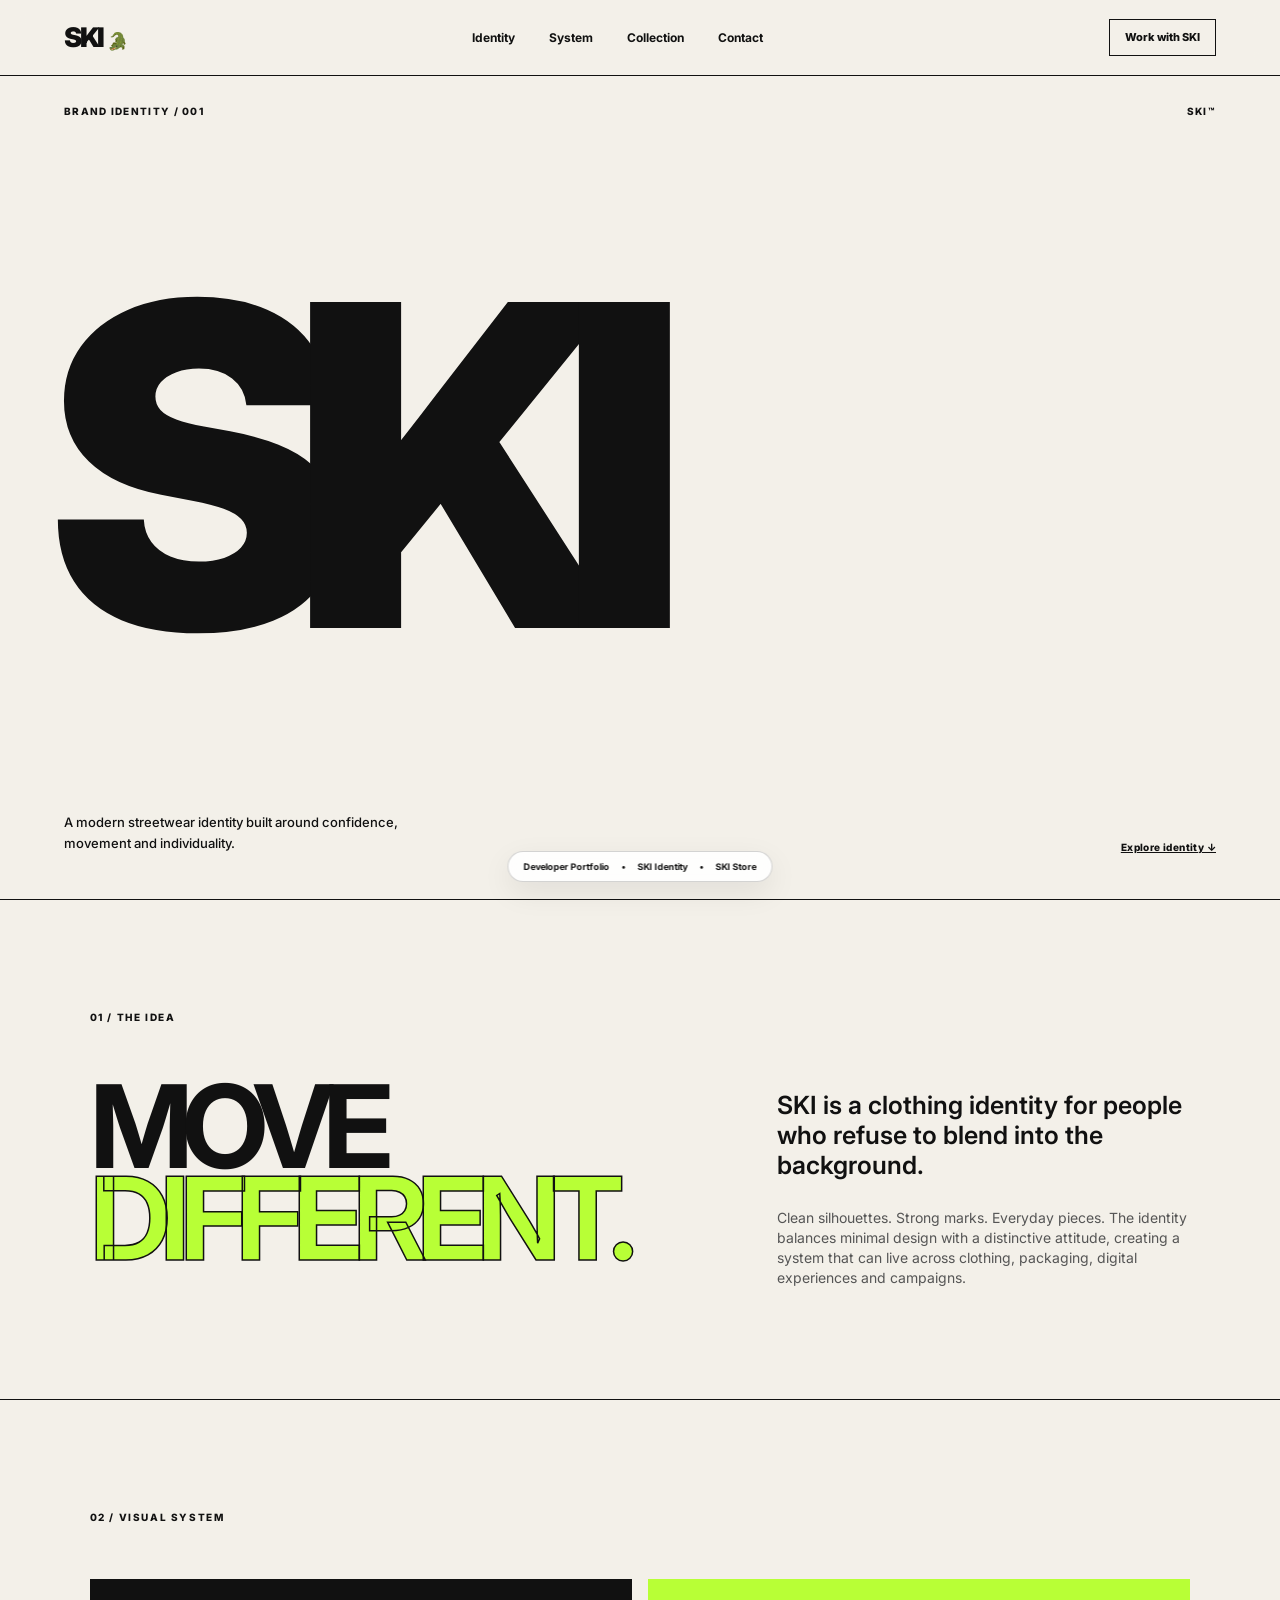
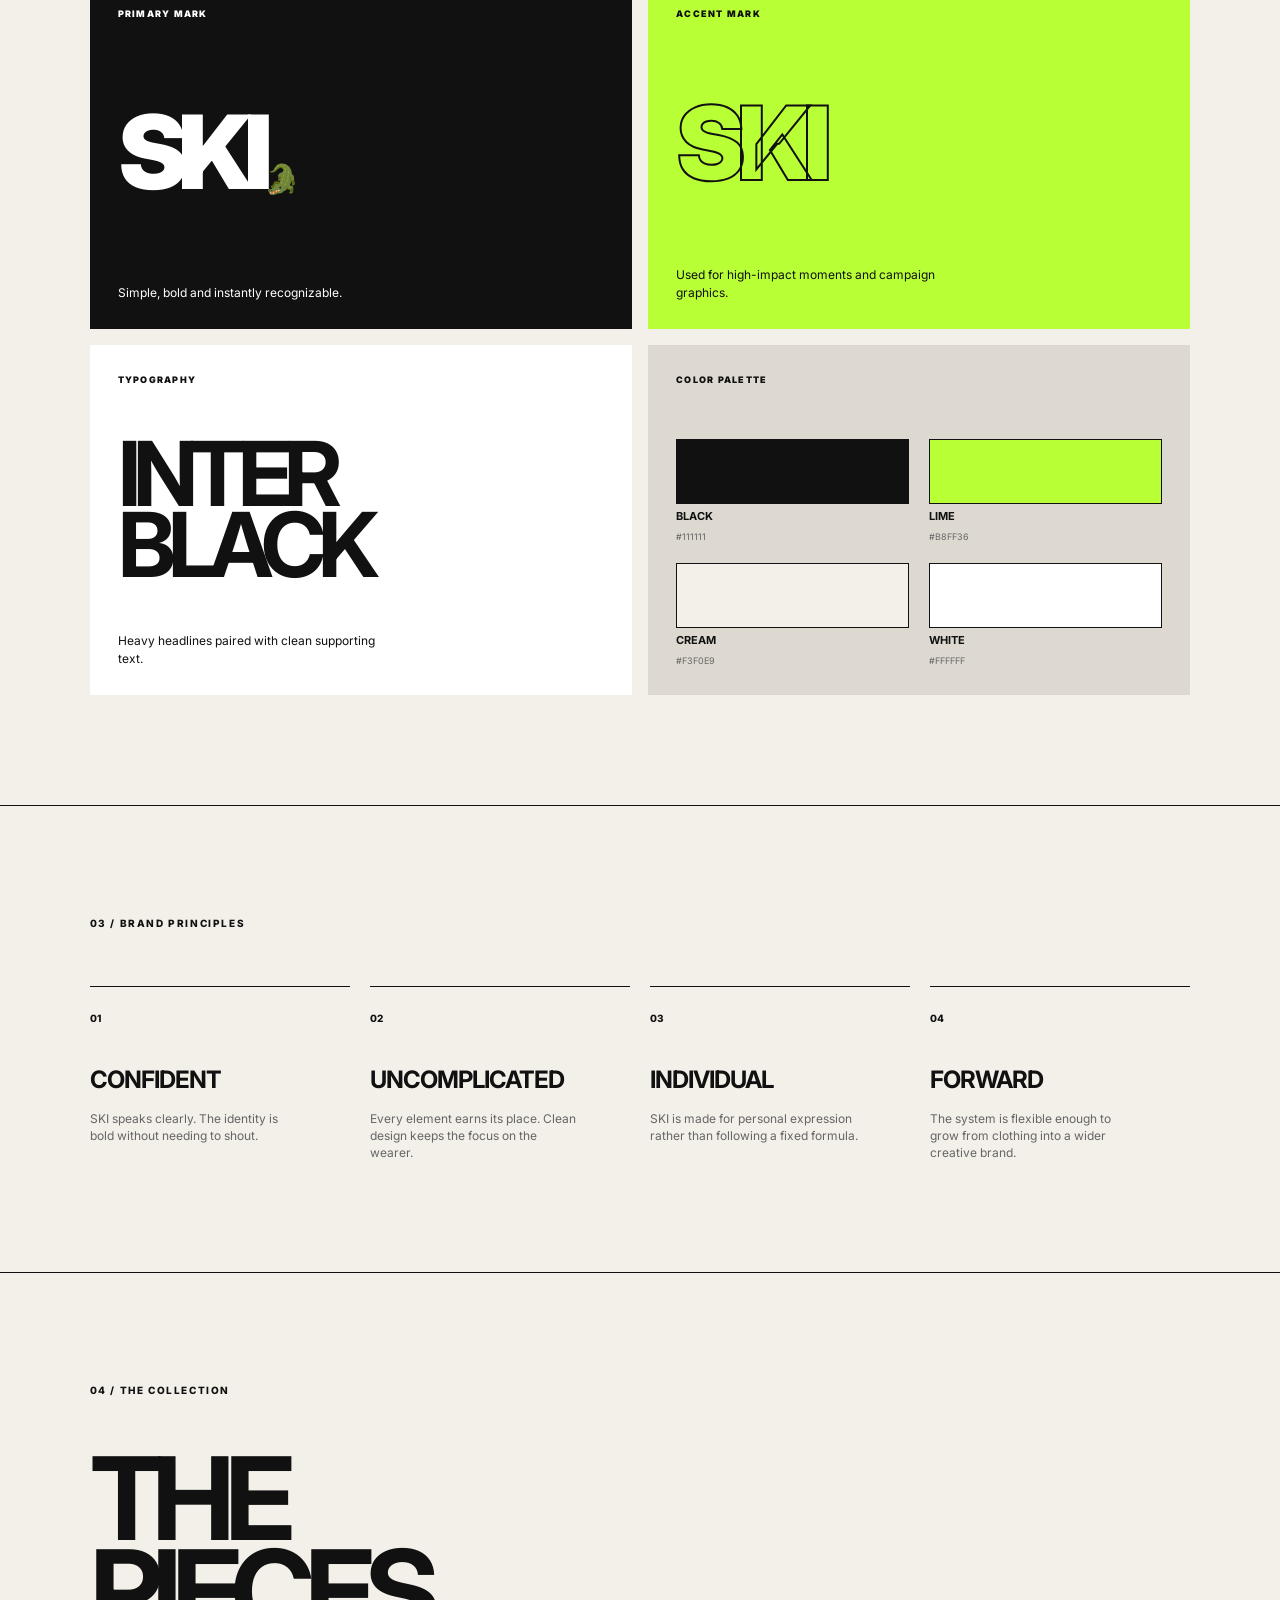
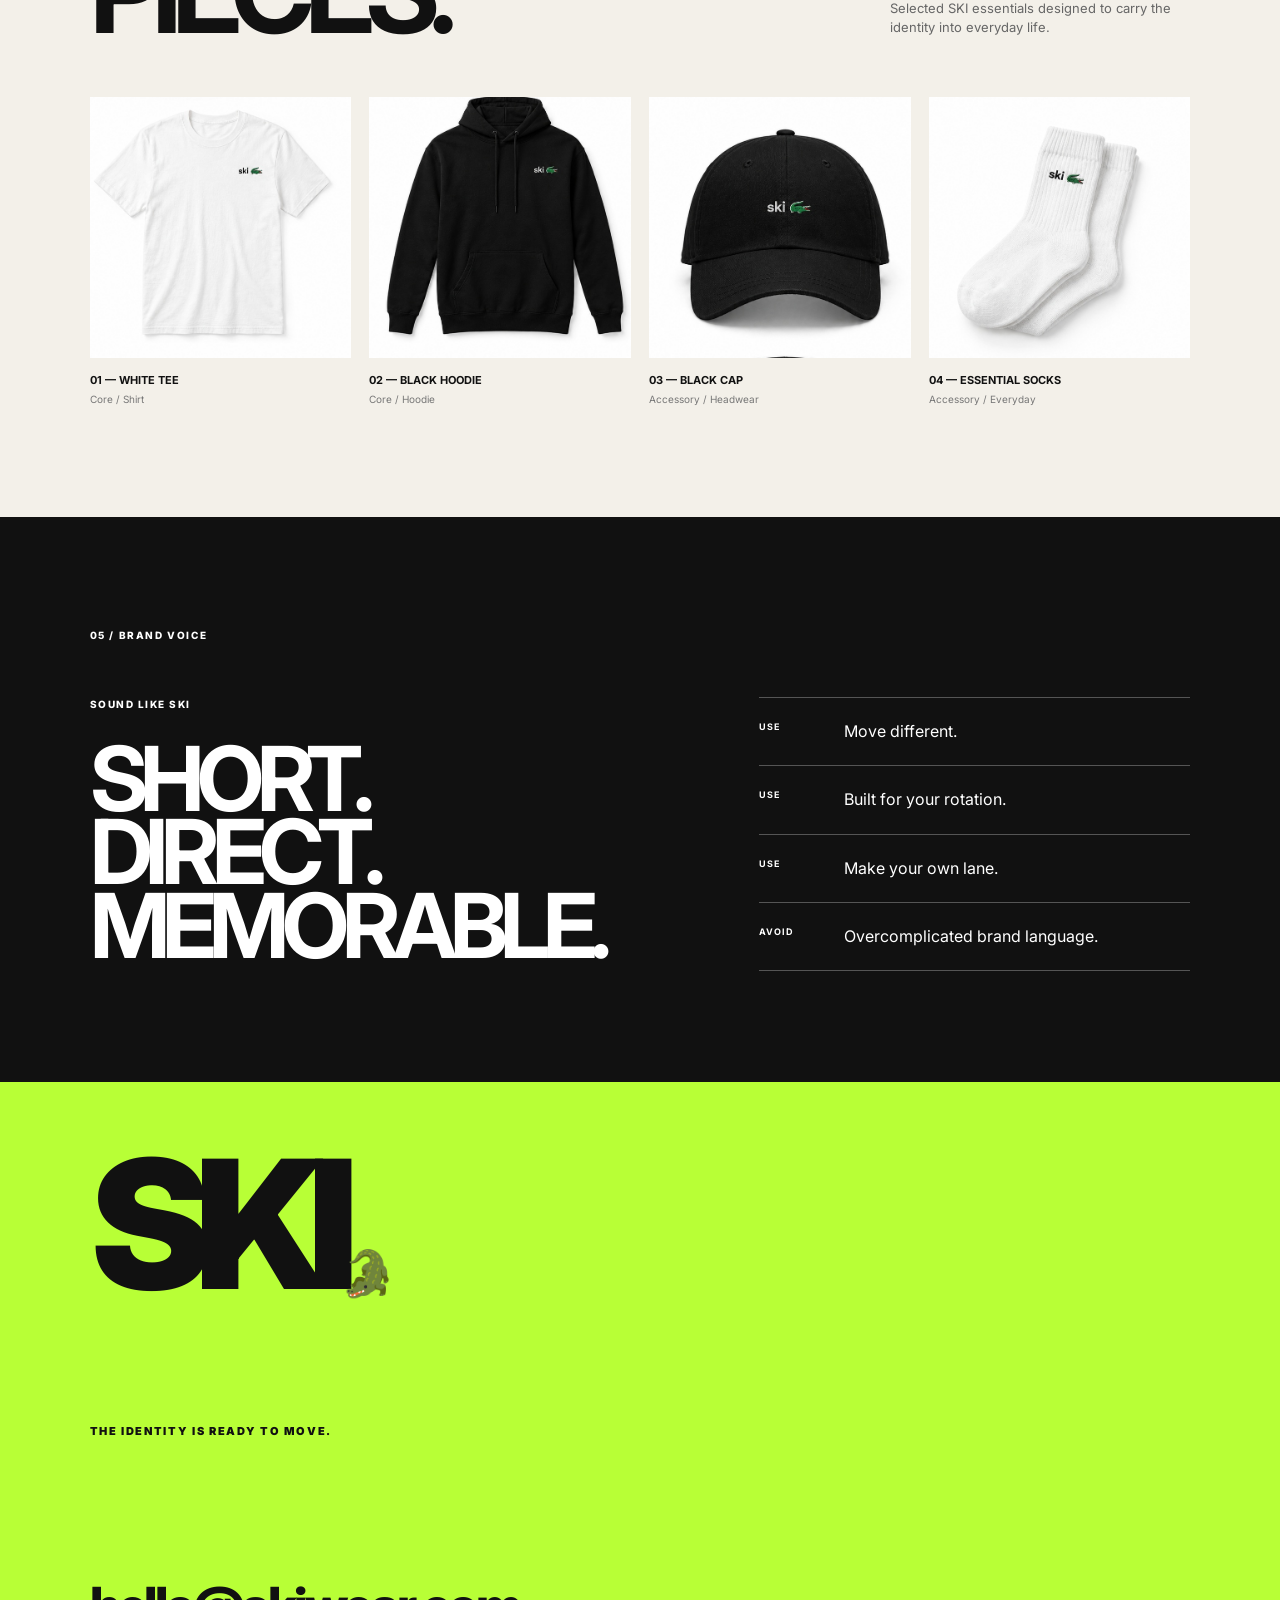
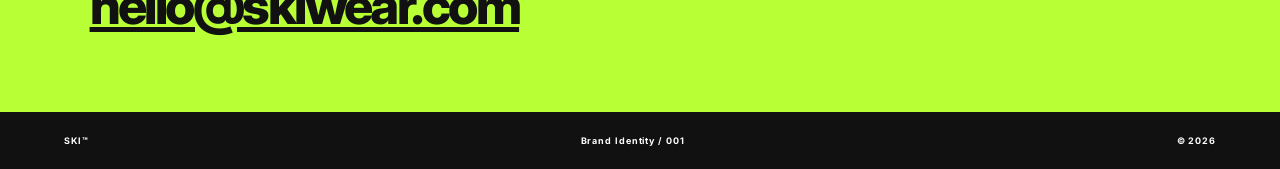
<file: index.html>
<!DOCTYPE html>
<html lang="en">
<head>
<meta charset="UTF-8">
<meta name="viewport" content="width=device-width, initial-scale=1.0">
<title>SKI — Brand Identity</title>
<link rel="preconnect" href="https://fonts.googleapis.com">
<link rel="preconnect" href="https://fonts.gstatic.com" crossorigin>
<link href="https://fonts.googleapis.com/css2?family=Inter:wght@400;500;600;700;800;900&display=swap" rel="stylesheet">
<link rel="stylesheet" href="styles.css">
</head>
<body>

<div class="ecosystem">
  <a href="/">Developer Portfolio</a>
  <span>•</span>
  <a href="/ski-identity/">SKI Identity</a>
  <span>•</span>
  <a href="/ski-store/">SKI Store</a>
</div>


<header class="nav">
  <a class="brand" href="#top">SKI<span>🐊</span></a>
  <nav>
    <a href="#identity">Identity</a>
    <a href="#system">System</a>
    <a href="#collection">Collection</a>
    <a href="#contact">Contact</a>
  </nav>
  <a class="nav-cta" href="#contact">Work with SKI</a>
</header>

<main id="top">

<section class="hero">
  <div class="hero-top">
    <span>BRAND IDENTITY / 001</span>
    <span>SKI™</span>
  </div>
  <div class="hero-word">SKI</div>
  <div class="hero-bottom">
    <p>A modern streetwear identity built around confidence, movement and individuality.</p>
    <a href="#identity">Explore identity ↓</a>
  </div>
</section>

<section class="statement" id="identity">
  <div class="section-number">01 / THE IDEA</div>
  <div class="statement-grid">
    <h2>MOVE<br><em>DIFFERENT.</em></h2>
    <div>
      <p class="large">SKI is a clothing identity for people who refuse to blend into the background.</p>
      <p>Clean silhouettes. Strong marks. Everyday pieces. The identity balances minimal design with a distinctive attitude, creating a system that can live across clothing, packaging, digital experiences and campaigns.</p>
    </div>
  </div>
</section>

<section class="identity-system" id="system">
  <div class="section-number">02 / VISUAL SYSTEM</div>
  <div class="system-grid">
    <div class="system-card dark">
      <span>PRIMARY MARK</span>
      <div class="mark">SKI<span>🐊</span></div>
      <p>Simple, bold and instantly recognizable.</p>
    </div>
    <div class="system-card lime">
      <span>ACCENT MARK</span>
      <div class="mark outline">SKI</div>
      <p>Used for high-impact moments and campaign graphics.</p>
    </div>
    <div class="system-card type-card">
      <span>TYPOGRAPHY</span>
      <strong>INTER<br>BLACK</strong>
      <p>Heavy headlines paired with clean supporting text.</p>
    </div>
    <div class="system-card palette-card">
      <span>COLOR PALETTE</span>
      <div class="palette">
        <div><i class="black"></i><b>BLACK</b><small>#111111</small></div>
        <div><i class="lime"></i><b>LIME</b><small>#B8FF36</small></div>
        <div><i class="cream"></i><b>CREAM</b><small>#F3F0E9</small></div>
        <div><i class="white"></i><b>WHITE</b><small>#FFFFFF</small></div>
      </div>
    </div>
  </div>
</section>

<section class="principles">
  <div class="section-number">03 / BRAND PRINCIPLES</div>
  <div class="principles-grid">
    <article><span>01</span><h3>CONFIDENT</h3><p>SKI speaks clearly. The identity is bold without needing to shout.</p></article>
    <article><span>02</span><h3>UNCOMPLICATED</h3><p>Every element earns its place. Clean design keeps the focus on the wearer.</p></article>
    <article><span>03</span><h3>INDIVIDUAL</h3><p>SKI is made for personal expression rather than following a fixed formula.</p></article>
    <article><span>04</span><h3>FORWARD</h3><p>The system is flexible enough to grow from clothing into a wider creative brand.</p></article>
  </div>
</section>

<section class="collection" id="collection">
  <div class="section-number">04 / THE COLLECTION</div>
  <div class="collection-head">
    <h2>THE<br>PIECES.</h2>
    <p>Selected SKI essentials designed to carry the identity into everyday life.</p>
  </div>
  <div class="products">
    <article><div class="product-photo"><img src="ski-shirt.jpg" alt="SKI white shirt"></div><h3>01 — WHITE TEE</h3><p>Core / Shirt</p></article>
    <article><div class="product-photo"><img src="ski-hoodie.jpg" alt="SKI black hoodie"></div><h3>02 — BLACK HOODIE</h3><p>Core / Hoodie</p></article>
    <article><div class="product-photo"><img src="ski-cap.jpg" alt="SKI black cap"></div><h3>03 — BLACK CAP</h3><p>Accessory / Headwear</p></article>
    <article><div class="product-photo"><img src="ski-socks.jpg" alt="SKI white socks"></div><h3>04 — ESSENTIAL SOCKS</h3><p>Accessory / Everyday</p></article>
  </div>
</section>

<section class="voice">
  <div class="section-number">05 / BRAND VOICE</div>
  <div class="voice-layout">
    <div>
      <p class="label">SOUND LIKE SKI</p>
      <h2>SHORT.<br>DIRECT.<br>MEMORABLE.</h2>
    </div>
    <div class="voice-list">
      <div><b>USE</b><span>Move different.</span></div>
      <div><b>USE</b><span>Built for your rotation.</span></div>
      <div><b>USE</b><span>Make your own lane.</span></div>
      <div><b>AVOID</b><span>Overcomplicated brand language.</span></div>
    </div>
  </div>
</section>

<section class="contact" id="contact">
  <div class="contact-mark">SKI<span>🐊</span></div>
  <p>THE IDENTITY IS READY TO MOVE.</p>
  <a href="mailto:hello@skiwear.com">hello@skiwear.com</a>
</section>

</main>

<footer>
  <span>SKI™</span>
  <span>Brand Identity / 001</span>
  <span>© 2026</span>
</footer>

<script src="app.js"></script>
</body>
</html>
</file>
<file: styles.css>
*{box-sizing:border-box;margin:0;padding:0}
html{scroll-behavior:smooth}
body{font-family:Inter,Arial,sans-serif;background:#f3f0e9;color:#111;line-height:1.45}
a{color:inherit;text-decoration:none}
.nav{height:76px;padding:0 5vw;border-bottom:1px solid #111;display:flex;align-items:center;justify-content:space-between;position:sticky;top:0;z-index:20;background:#f3f0e9ee;backdrop-filter:blur(12px)}
.brand{font-size:27px;font-weight:900;letter-spacing:-.09em}.brand span{font-size:17px;margin-left:4px}
.nav nav{display:flex;gap:34px}.nav nav a{font-size:12px;font-weight:700}
.nav-cta{border:1px solid #111;padding:10px 15px;font-size:11px;font-weight:800}
.hero{min-height:calc(100vh - 76px);padding:28px 5vw 45px;display:flex;flex-direction:column;justify-content:space-between;border-bottom:1px solid #111}
.hero-top,.hero-bottom{display:flex;justify-content:space-between;gap:30px;font-size:10px;font-weight:800;letter-spacing:.13em}
.hero-word{font-size:clamp(150px,35vw,550px);font-weight:900;line-height:.65;letter-spacing:-.13em;margin-left:-.045em}
.hero-bottom p{max-width:360px;line-height:1.6;letter-spacing:0;font-weight:500;font-size:13px}
.hero-bottom a{text-decoration:underline;letter-spacing:.04em;align-self:end}
.section-number{font-size:10px;font-weight:800;letter-spacing:.16em;margin-bottom:55px}
.statement,.identity-system,.principles,.collection,.voice{padding:110px 7vw;border-bottom:1px solid #111}
.statement-grid{display:grid;grid-template-columns:1.15fr .85fr;gap:10vw}
.statement h2,.collection-head h2{font-size:clamp(65px,9vw,135px);line-height:.8;letter-spacing:-.09em}
.statement h2 em{font-style:normal;color:#b8ff36;-webkit-text-stroke:1.5px #111}
.statement-grid>div{padding-top:10px;max-width:520px}
.large{font-size:25px;line-height:1.2;font-weight:600;margin-bottom:28px}
.statement-grid p:not(.large){font-size:14px;color:#555;max-width:450px}
.system-grid{display:grid;grid-template-columns:1fr 1fr;gap:16px}
.system-card{min-height:350px;padding:28px;display:flex;flex-direction:column;justify-content:space-between}
.system-card>span{font-size:9px;font-weight:900;letter-spacing:.14em}
.system-card p{font-size:12px;max-width:260px}
.dark{background:#111;color:#fff}.lime{background:#b8ff36}.type-card{background:#fff}.palette-card{background:#ddd9d0}
.mark{font-size:clamp(55px,8vw,110px);font-weight:900;letter-spacing:-.09em}.mark span{font-size:.28em}.outline{-webkit-text-stroke:2px #111;color:transparent}
.type-card strong{font-size:clamp(50px,7vw,100px);line-height:.8;letter-spacing:-.09em}
.palette{display:grid;grid-template-columns:1fr 1fr;gap:20px}.palette div{display:grid;gap:5px}.palette i{height:65px;display:block;border:1px solid #111}.black{background:#111}.lime{background:#b8ff36}.cream{background:#f3f0e9}.white{background:#fff}.palette b{font-size:11px}.palette small{font-size:9px;color:#666}
.principles-grid{display:grid;grid-template-columns:repeat(4,1fr);gap:20px}.principles article{border-top:1px solid #111;padding-top:18px}.principles article span{font-size:10px;font-weight:800}.principles h3{font-size:24px;letter-spacing:-.04em;margin:35px 0 12px}.principles p{font-size:12px;color:#666;max-width:210px}
.collection-head{display:flex;justify-content:space-between;align-items:end;margin-bottom:60px}.collection-head p{max-width:300px;font-size:13px;color:#666}
.products{display:grid;grid-template-columns:repeat(4,1fr);gap:18px}.product-photo{aspect-ratio:1/1;overflow:hidden;background:#fff}.product-photo img{width:100%;height:100%;display:block;object-fit:cover}.products h3{font-size:11px;margin-top:15px}.products p{font-size:10px;color:#777;margin-top:3px}
.voice{background:#111;color:#fff}.voice-layout{display:grid;grid-template-columns:1fr 1fr;gap:12vw}.voice .section-number{color:#fff}.label{font-size:10px;letter-spacing:.15em;font-weight:800;margin-bottom:30px}.voice h2{font-size:clamp(55px,7vw,105px);line-height:.82;letter-spacing:-.08em}.voice-list{border-top:1px solid #555}.voice-list div{padding:22px 0;border-bottom:1px solid #555;display:grid;grid-template-columns:70px 1fr;gap:15px}.voice-list b{font-size:9px;letter-spacing:.12em}.voice-list span{font-size:16px}
.contact{min-height:70vh;background:#b8ff36;padding:70px 7vw;display:flex;flex-direction:column;justify-content:space-between}.contact-mark{font-size:clamp(80px,14vw,220px);font-weight:900;letter-spacing:-.1em;line-height:.8}.contact-mark span{font-size:.25em}.contact p{font-size:11px;font-weight:900;letter-spacing:.15em}.contact>a{font-size:clamp(25px,4vw,55px);font-weight:800;text-decoration:underline;letter-spacing:-.05em}
footer{background:#111;color:#fff;padding:22px 5vw;display:flex;justify-content:space-between;font-size:9px;font-weight:700;letter-spacing:.1em}
@media(max-width:850px){.nav nav{display:none}.statement-grid,.voice-layout{grid-template-columns:1fr}.statement-grid>div{margin-top:20px}.system-grid{grid-template-columns:1fr}.principles-grid{grid-template-columns:1fr 1fr}.products{grid-template-columns:1fr 1fr}.collection-head{display:block}.collection-head p{margin-top:25px}}
@media(max-width:560px){.nav{height:65px}.nav-cta{display:none}.hero{min-height:80vh;padding:22px 6vw 35px}.hero-word{font-size:42vw}.hero-bottom{display:block}.hero-bottom a{display:inline-block;margin-top:25px}.statement,.identity-system,.principles,.collection,.voice{padding:75px 6vw}.statement h2,.collection-head h2{font-size:19vw}.principles-grid{grid-template-columns:1fr}.products{grid-template-columns:1fr 1fr;gap:12px}.system-card{min-height:280px;padding:22px}.contact{min-height:65vh;padding:55px 6vw}footer{gap:10px;flex-wrap:wrap}}

.reveal{opacity:0;transform:translateY(18px);transition:opacity .7s ease,transform .7s ease}.reveal.show{opacity:1;transform:none}


.ecosystem{
  position:fixed;left:50%;bottom:18px;transform:translateX(-50%);
  z-index:9999;display:flex;align-items:center;gap:12px;
  padding:10px 15px;border:1px solid rgba(17,17,17,.18);
  border-radius:999px;background:rgba(255,255,255,.88);
  backdrop-filter:blur(14px);box-shadow:0 10px 30px rgba(0,0,0,.08);
  font:700 9px/1 Inter,Arial,sans-serif;white-space:nowrap;
}
.ecosystem a{color:inherit;text-decoration:none}
.ecosystem a:hover{text-decoration:underline}
@media(max-width:600px){
  .ecosystem{gap:7px;padding:9px 10px;font-size:8px;max-width:94vw;overflow:auto}
}
</file>
